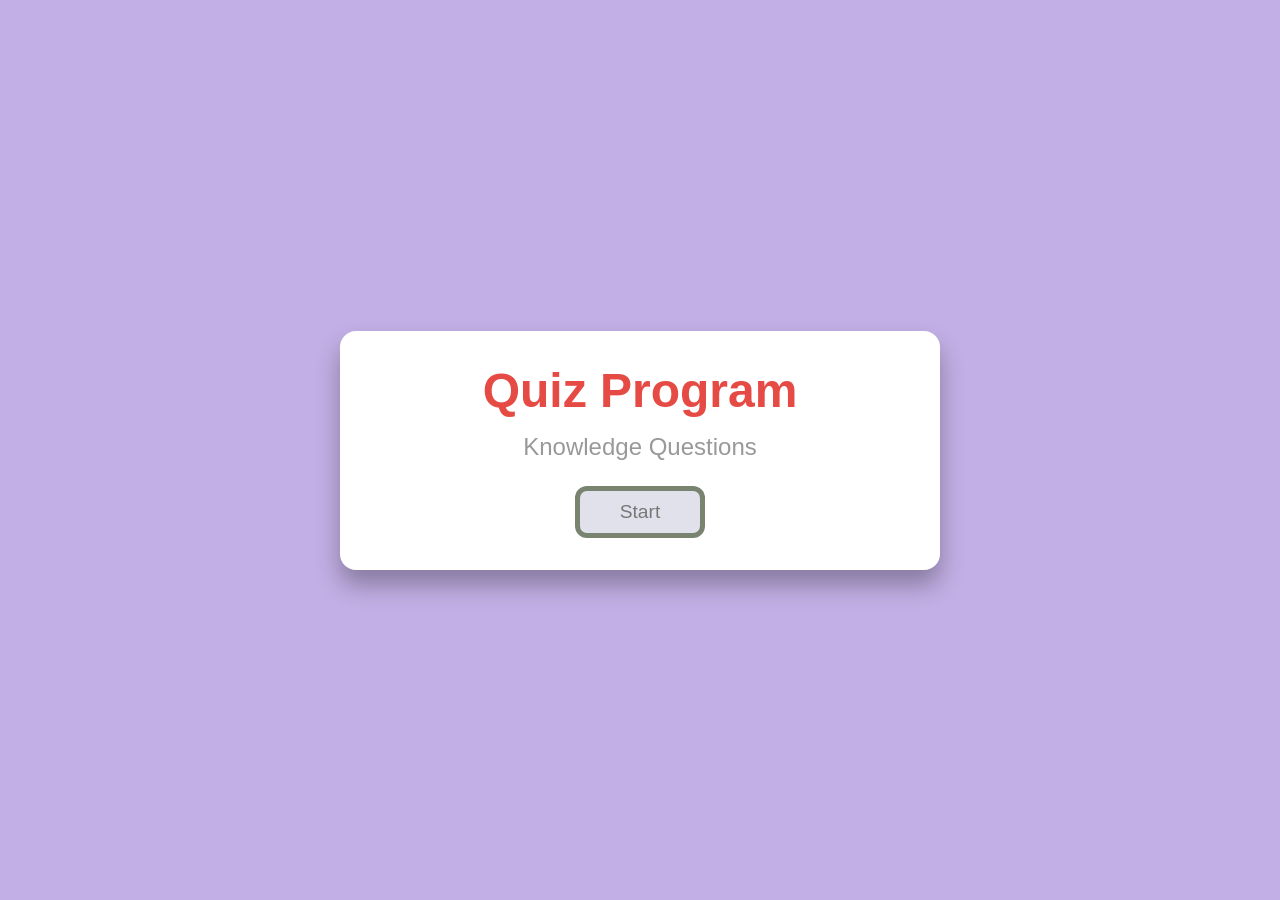
<file: 01-quiz/index.html>
<!DOCTYPE html>
<html lang="en">
<head>
    <meta charset="UTF-8" />
    <meta name="viewport" content="width=device-width, initial-scale=1.0" />
    <title>Quiz</title>
    <link rel="stylesheet" href="style.css" />
</head>
<body>
    <div class="container">
        <div class="screen active" id="start-screen">
            <h1>Quiz Program</h1>
            <p>Knowledge Questions</p>
            <button id="start-btn">Start</button>
        </div>
        <div class="screen" id="quiz-screen">
            <div class="quiz-header">
                <h2 id="question-text">Question</h2>
                <div class="quiz-info">
                    <p>Question <span id="current-question">1</span> of <span id="total-questions">5</span></p>

                    <p>Result: <span id="score">0</span></p>
                </div>
            </div>
           
            <div id="answers-container" class="answers-container">
                <!-- Answer buttons are added later in javascript code -->
                
            </div>
            <div class="progress-bar">
                <div id="progress" class="progress"></div>
            </div>
        </div>

        <div class="screen" id="result-screen">
            <h1>Quiz Outcome</h1>
            <div class="result-info">
                <p>Your score <span id="final-score">0</span> out of <span id="max-score">5</span></p>
                <div id="result-message"> Great Work!</div>
            </div>
            <button id="restart-btn">Restart Test</button>

        </div>

    </div>

    <script src="script.js"></script>

</body>
</html>
</file>
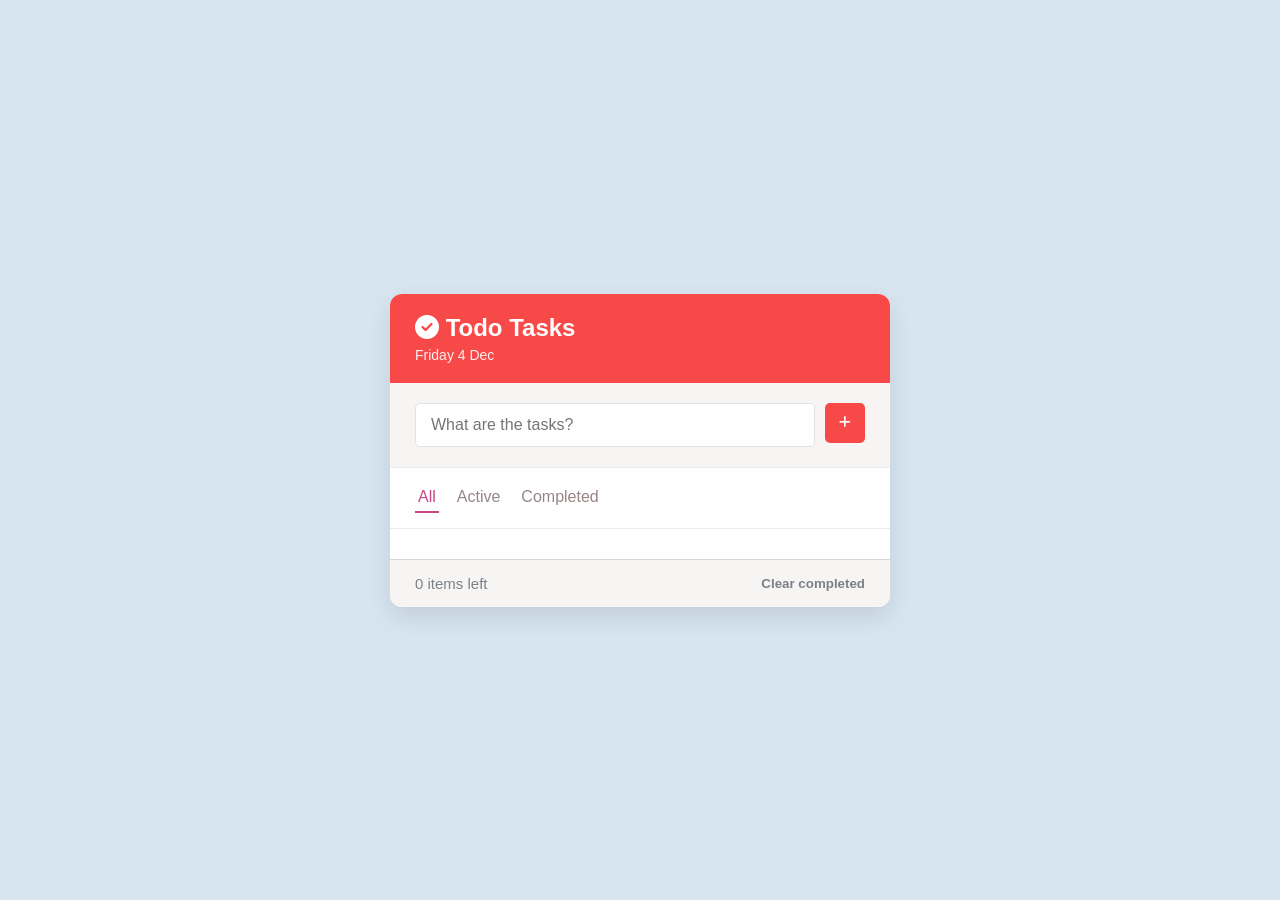
<file: 02-todo-lister-app/index.html>
<!-- 
 error-situation-01: In the absence of checkEmptyState(); => No task yet fas-fa-clipboard-list icon displaying in "all" and "active" column when only wanted in 
 "completed" column on click "clear completed" button
-->
<!DOCTYPE html>
<html lang="en">
<head>
    <meta charset="UTF-8">
    <meta name="viewport" content="width=device-width, initial-scale=1.0">
    <title>Todo Lister App</title>
    <link rel="stylesheet" href="style.css">
    <link 
        rel="stylesheet" 
        href="https://cdnjs.cloudflare.com/ajax/libs/font-awesome/6.7.2/css/all.min.css" 
        integrity="sha512-Evv84Mr4kqVGRNSgIGL/F/aIDqQb7xQ2vcrdIwxfjThSH8CSR7PBEakCr51Ck+w+/U6swU2Im1vVX0SVk9ABhg==" 
        crossorigin="anonymous" 
        referrerpolicy="no-referrer" 
    />
</head>
<body>
    <div class="app">
        <header>
            <h1>
                <i class="fas fa-check-circle"></i>
                Todo Tasks
            </h1>
            <p id="date"></p>
        </header>

        <div class="todo-input">
            <input type="text" id="task-input" placeholder="What are the tasks?" />
            <button id="add-task">
                <i class="fas fa-plus"></i>
            </button>
        </div>

        <div class="filters">
            <span class="filter active" data-filter="all"> All </span>
            <span class="filter" data-filter="active"> Active </span>
            <span class="filter" data-filter="completed"> Completed </span>
        </div>

        <div class="todos-container">
            <ul id="todos-list">
                <!-- below li will be added later by javascript code on user input -->
                <!-- <li class="todo-item">
                    <label class="checkbox-container">
                        <input type="checkbox" class="todo-checkbox">
                        <span class="checkmark"></span>
                    </label>
                    <span class="todo-item-text">Buy groceries</span>
                    <button class="delete-btn"><i class="fas fa-times"></i></button>
                </li> -->
            </ul>
            <div class="empty-state hidden">
                <i class="fas fa-clipboard-list"></i>
                <p>No task yet</p>
            </div>
        </div>

        <footer>
            <p id="items-left">No items left</p>
            <button id="clear-completed">Clear completed</button>
        </footer>

    </div>

    <script src="script.js"></script>
</body>
</html>
</file>
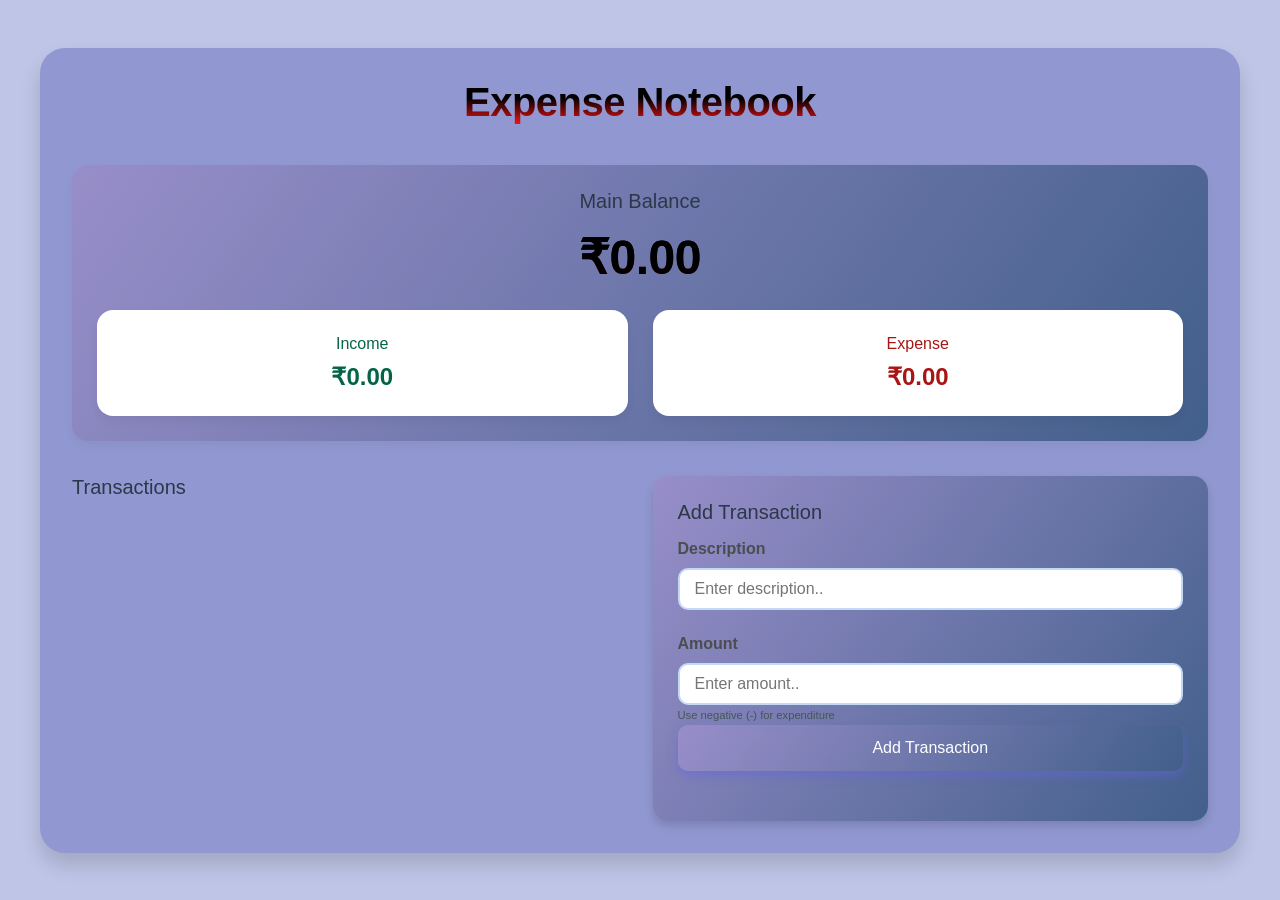
<file: 03-expense-notebook/index.html>
<!DOCTYPE html>
<html lang="en">
<head>
    <meta charset="UTF-8">
    <meta name="viewport" content="width=device-width, initial-scale=1.0">
    <title>Expense Notebook</title>
    <link rel="stylesheet" href="style.css">
</head>
<body>
    <div class="container">
        <h1>Expense Notebook</h1>
        
        <div class="balance-container">
            <h2>Main Balance</h2>
            <h1 id="balance">0.00Rs</h1>

            <div class="summary">
                <div class="income">
                    <h3>Income</h3>
                    <p id="income-amount">0.00Rs</p>
                </div>
                <div class="expense">
                    <h3>Expense</h3>
                    <p id="expense-amount">0.00Rs</p>
                </div>
            </div>
        </div>

        <div class="main-content">
            <div class="transaction-container">
                <h2>Transactions</h2>
                <ul id="transaction-list">
                    <!-- Transactions will appear here -->
                </ul>
            </div>

            <div class="form-container">
                <h2>Add Transaction</h2>

                <form id="transaction-form">
                    <div class="form-group">
                        <label for="description">Description</label>
                        <input type="text" id="description" placeholder="Enter description.." required />
                    </div>

                    <div class="form-group">
                        <label for="amount">Amount</label>
                        <input type="number" id="amount" placeholder="Enter amount.." required />
                        <small>Use negative (-) for expenditure</small>
                    <div>
                    
                    <button type="submit">Add Transaction</button>
                </form>
            </div>
        </div>
    </div>

    <script src="script.js"></script>
</body>
</html>
</file>
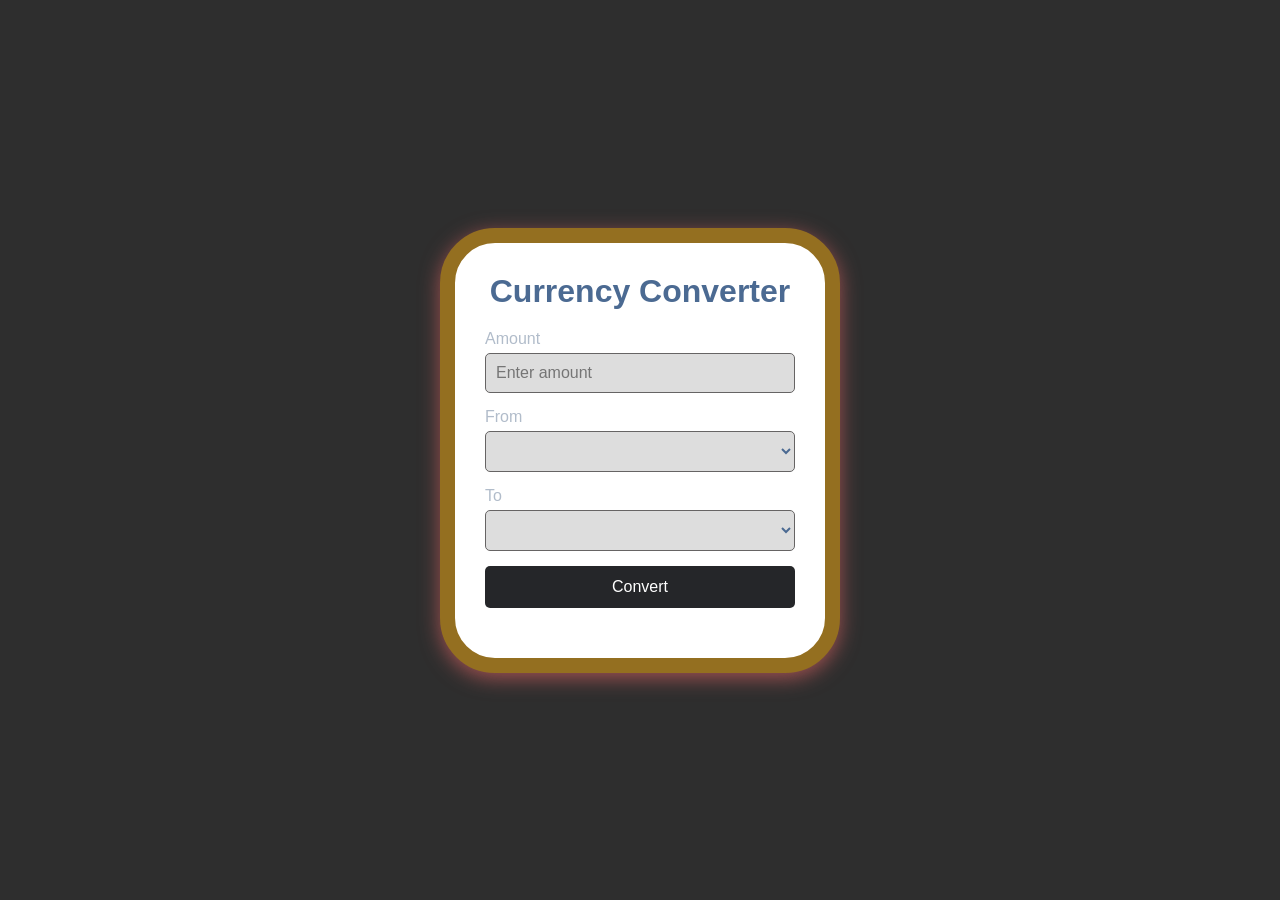
<file: 04-currency-convert-app/index.html>
<!DOCTYPE html>
<html lang="en">
    <head>
        <meta charset="UTF-8">
        <meta name="viewport" content="width=device-width, initial-scale=1.0">
        <title>Currency Converter</title>
        <link rel="stylesheet" href="style.css">
    </head>
    <body>
        <div class="container">
            <h1>Currency Converter</h1>

            <form id="converter-form">
                <div class="form-group">
                    <label for="amount">Amount</label>
                    <input type="number" id="amount" placeholder="Enter amount" required />
                </div>

                <div class="form-group">
                    <label for="from-currency">From</label>
                    <select id="from-currency">
                        <!-- Currency options will be added from api -->
                    </select>
                </div>

                <div class="form-group">
                    <label for="to-currency">To</label>
                    <select id="to-currency">
                        <!-- Currency options will be added from api -->
                    </select>
                </div>

                <button type="submit">Convert</button>
            </form>

            <div id="result"></div>
        </div>

        <script src="script.js"></script>
    </body>
</html>
</file>
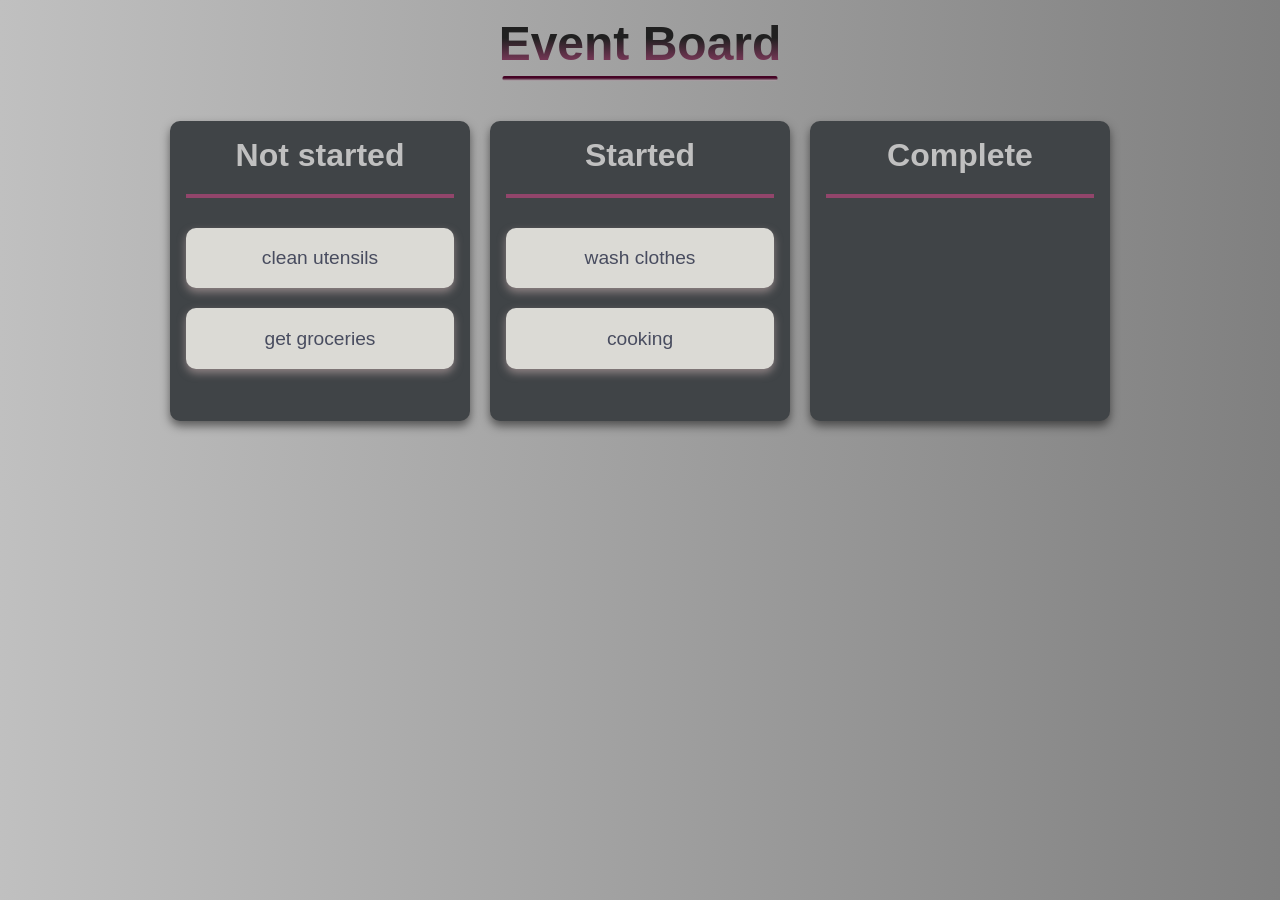
<file: 05-drag-and-drop-event-board/index.html>
<!DOCTYPE html>
<html lang="en">
<head>
    <meta charset="UTF-8">
    <meta name="viewport" content="width=device-width, initial-scale=1.0">
    <title>Event Board</title>
    <link rel="stylesheet" href="style.css">
</head>
<body>
    <div class="container">
        <h1>Event Board</h1>

        <div class="board">
            <!-- List-1 -->
            <div class="list">
                <h2>Not started</h2>
                <h3></h3>
                <div class="card" draggable="true" id="card1">clean utensils</div>
                <div class="card" draggable="true" id="card2">get groceries</div>
            </div>

            <!-- List-2 -->
            <div class="list">
                <h2>Started</h2>
                <h3></h3>
                <div class="card" draggable="true" id="card3">wash clothes</div>
                <div class="card" draggable="true" id="card4">cooking</div>
            </div>

            <!-- List-3 -->
            <div class="list">
                <h2>Complete</h2>
                <h3></h3>
            </div>
        </div>
    </div>

    <script src="script.js"></script>
</body>
</html>
</file>
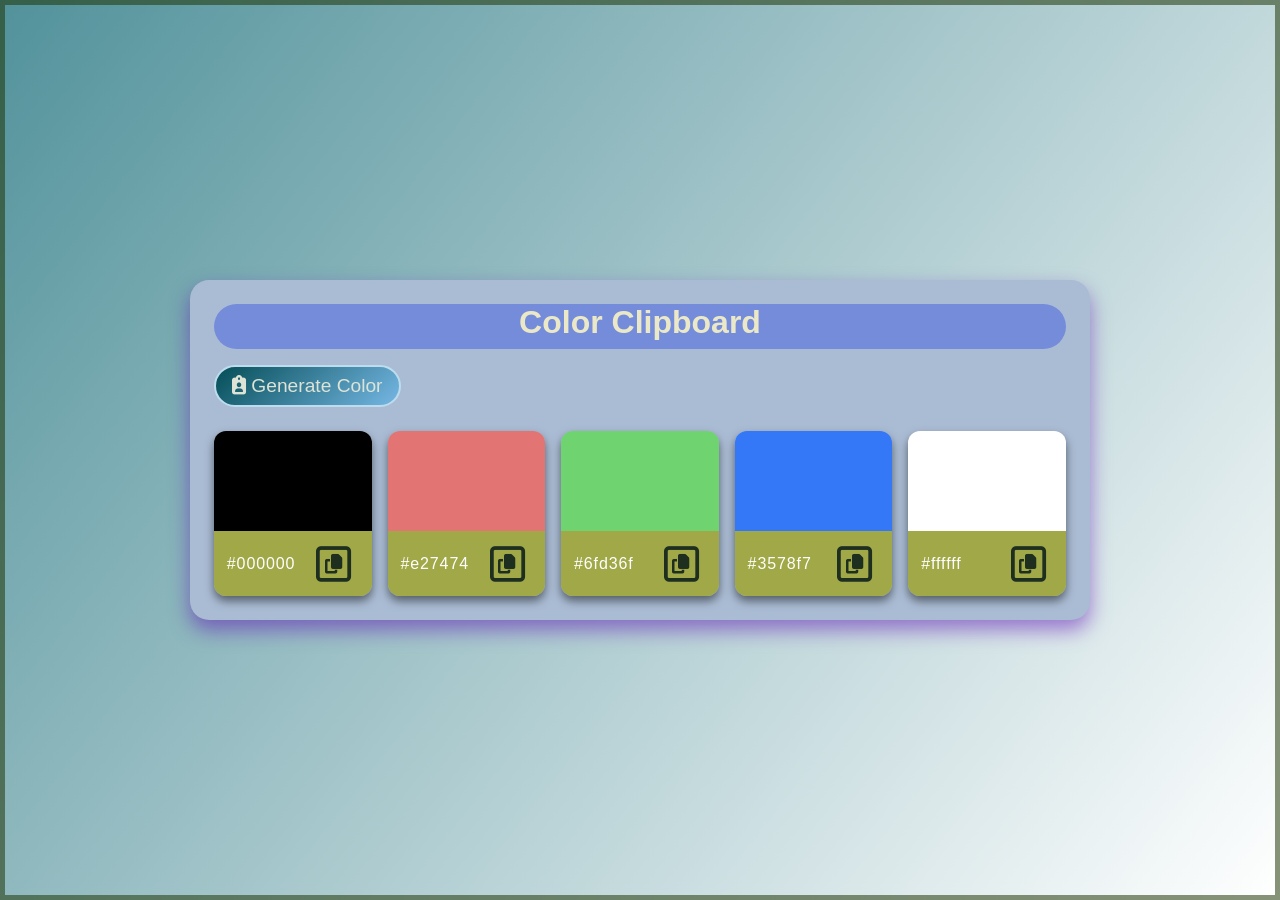
<file: 07-copy-color-clipboard/index.html>
<!DOCTYPE html>
<html lang="en">
<head>
    <meta charset="UTF-8">
    <meta name="viewport" content="width=device-width, initial-scale=1.0">
    <title>Color Clipboard</title>
    <link rel="stylesheet" href="style.css">
    <link 
        rel="stylesheet" 
        href="https://cdnjs.cloudflare.com/ajax/libs/font-awesome/6.7.2/css/all.min.css" 
        integrity="sha512-Evv84Mr4kqVGRNSgIGL/F/aIDqQb7xQ2vcrdIwxfjThSH8CSR7PBEakCr51Ck+w+/U6swU2Im1vVX0SVk9ABhg==" 
        crossorigin="anonymous" 
        referrerpolicy="no-referrer" 
    />

</head>
<body>
    <div class="container">
        <div id="h1-plate"><h1>Color Clipboard</h1></div>

        <button id="generate-btn">
            <i class="fas fa-clipboard-user"></i>
            Generate Color
        </button>

        <div class="color-container">
            <!-- Color Square 1  -->
            <div class="color-square">
                <div class="color" style="background-color: #000000"></div>
                <div class="color-value">
                    <span class="hex-value">#000000</span>
                    <span class="fa-stack fa-lg copy-btn">
                        <i class="far fa-square fa-stack-2x"></i>
                        <i class="fas fa-copy fa-stack-1x"></i>
                    </span>
                </div>
            </div>

            <!-- Color Square 2  -->
            <div class="color-square">
                <div class="color" style="background-color: #e27474"></div>
                <div class="color-value">
                    <span class="hex-value">#e27474</span>
                    <span class="fa-stack fa-lg copy-btn">
                        <i class="far fa-square fa-stack-2x"></i>
                        <i class="fas fa-copy fa-stack-1x"></i>
                    </span>
                </div>
            </div>

             <!-- Color Square 3  -->
            <div class="color-square">
                <div class="color" style="background-color: #6fd36f"></div>
                <div class="color-value">
                    <span class="hex-value">#6fd36f</span>
                    <span class="fa-stack fa-lg copy-btn">
                        <i class="far fa-square fa-stack-2x"></i>
                        <i class="fas fa-copy fa-stack-1x"></i>
                    </span>
                </div>
            </div>

             <!-- Color Square 4  -->
            <div class="color-square">
                <div class="color" style="background-color: #3578f7"></div>
                <div class="color-value">
                    <span class="hex-value">#3578f7</span>
                    <span class="fa-stack fa-lg copy-btn">
                        <i class="far fa-square fa-stack-2x"></i>
                        <i class="fas fa-copy fa-stack-1x"></i>
                    </span>
                </div>
            </div>

             <!-- Color Square 5  -->
            <div class="color-square">
                <div class="color" style="background-color: #ffffff"></div>
                <div class="color-value">
                    <span class="hex-value">#ffffff</span>
                    <span class="fa-stack fa-lg copy-btn">
                        <i class="far fa-square fa-stack-2x"></i>
                        <i class="fas fa-copy fa-stack-1x"></i>
                    </span>
                </div>
            </div>
        </div>
    </div>

    <script src="script.js"></script>
</body>
</html>
</file>
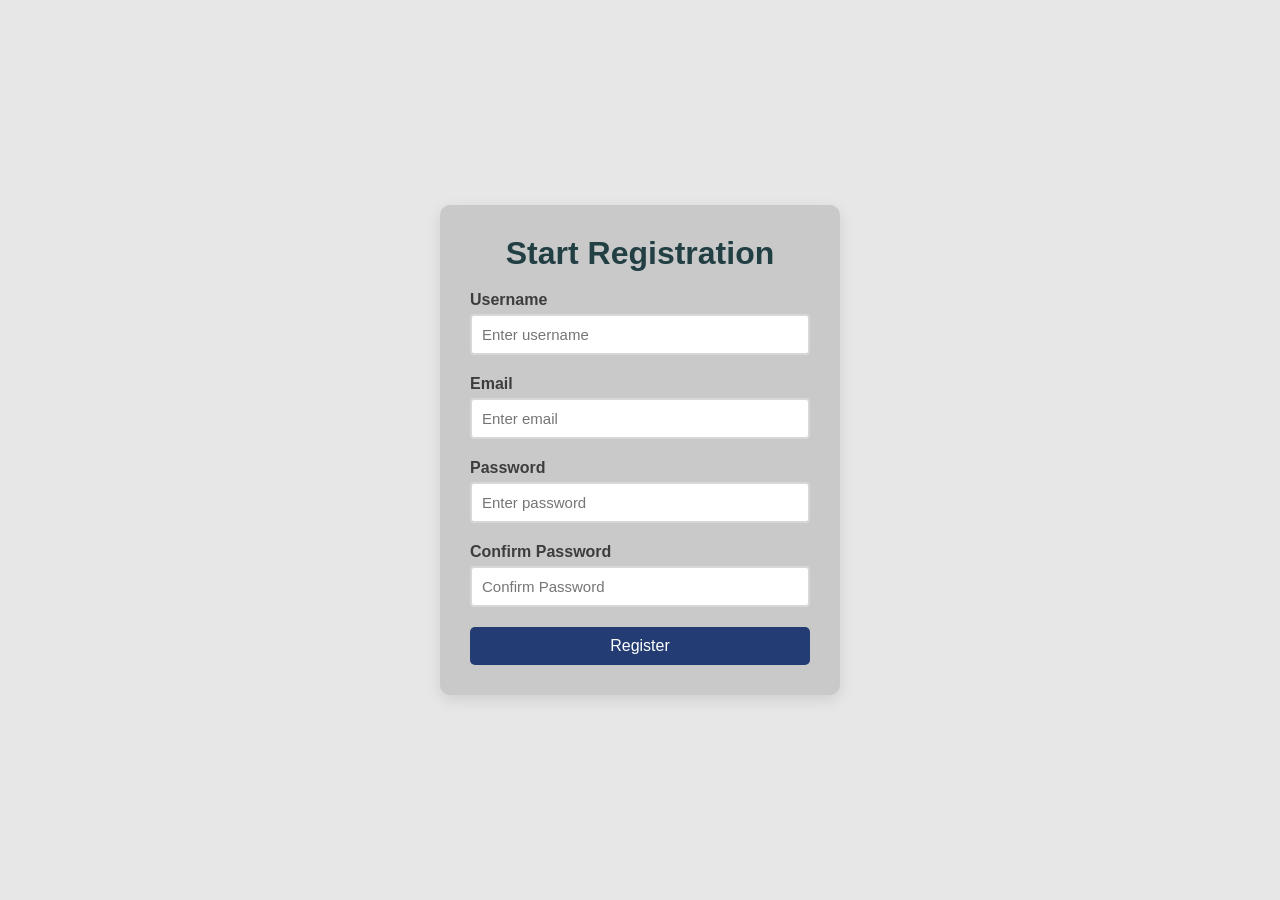
<file: 10-user-login-validator/index.html>
<!DOCTYPE html>
<html lang="en">
    <head>
        <meta charset="UTF-8">
        <meta name="viewport" content="width=device-width, initial-scale=1.0">
        <title>User Login Validator</title>
        <link rel="stylesheet" href="style.css">
    </head>
    <body>
        <div class="container">
            <form id="registration-form">
                <h1>Start Registration</h1>

                <!-- username -->
                <div class="form-group">
                    <label for="username">Username</label>
                    <input type="text" id="username" placeholder="Enter username" />
                    <small></small>
                </div>

                <!-- email -->
                <div class="form-group">
                    <label for="email">Email</label>
                    <input type="email" id="email" placeholder="Enter email" />
                    <small></small>
                </div>

                <!-- password -->
                <div class="form-group">
                    <label for="username">Password</label>
                    <input type="password" id="password" placeholder="Enter password" />
                    <small></small>
                </div>

                <!-- confirm password -->
                <div class="form-group">
                    <label for="confirmPassword">Confirm Password</label>
                    <input type="password" id="confirmPassword" placeholder="Confirm Password" />
                    <small></small>
                </div>

                <!-- submit button -->
                <button type="submit">Register</button>
            </form>
        </div>

        <script src="script.js"></script>
        
    </body>
</html>
</file>
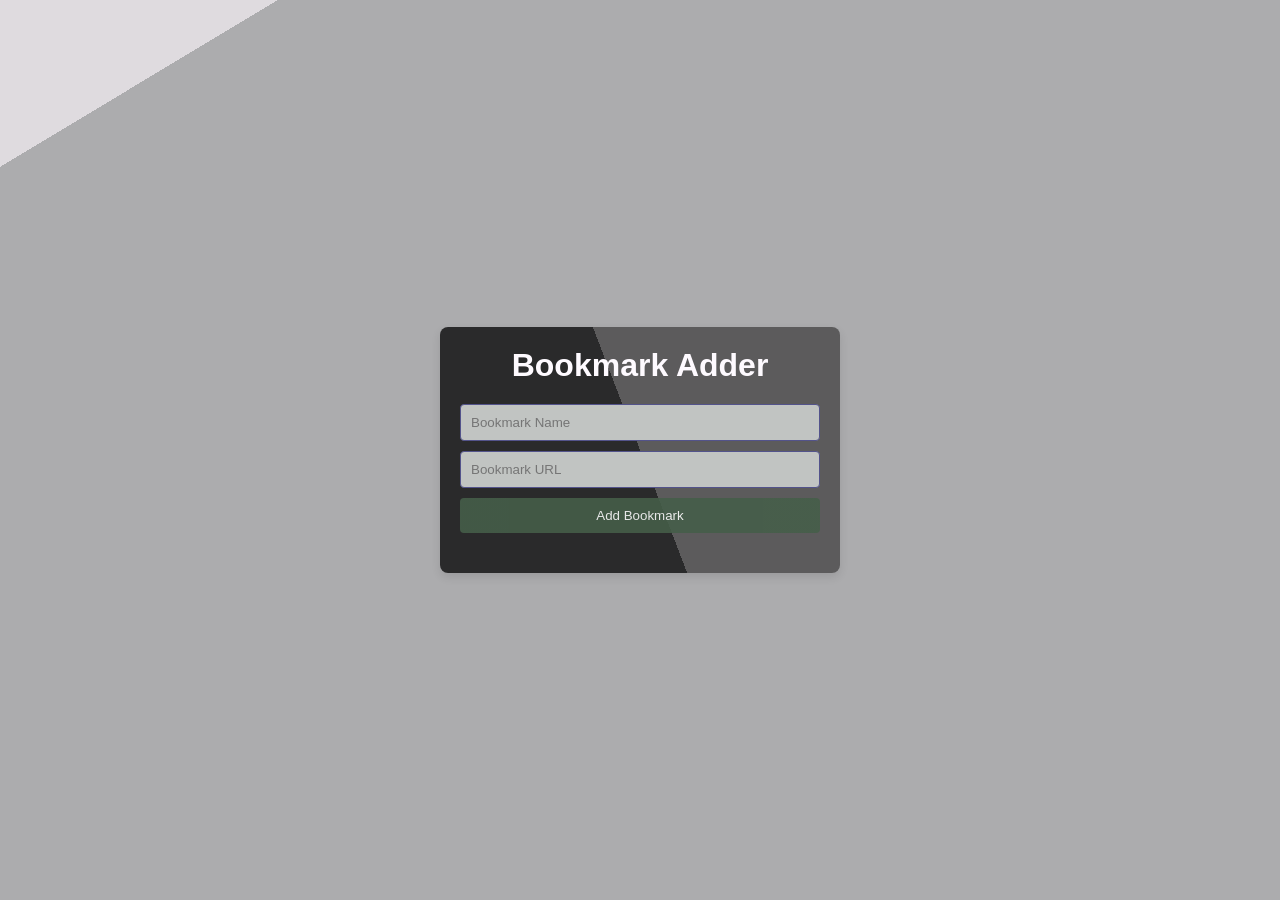
<file: 13-bookmark-adder/index.html>
<!DOCTYPE html>
<html lang="en">
    <head>
        <meta charset="UTF-8">
        <meta name="viewport" content="width=device-width, initial-scale=1.0">
        <title>Bookmark Adder</title>
        <link rel="stylesheet" href="style.css">
    </head>
    <body>
        <div class="app-container">
            <h1>Bookmark Adder</h1>
            <div class="input-container">
                <input type="text" id="bookmark-name" placeholder="Bookmark Name" />
                <input type="url" id="bookmark-url" placeholder="Bookmark URL" />
                <button id="add-bookmark">Add Bookmark</button>
            </div>

            <ul id="bookmark-list"></ul>
        </div>

        <script src="script.js"></script>
    </body>
</html>
</file>
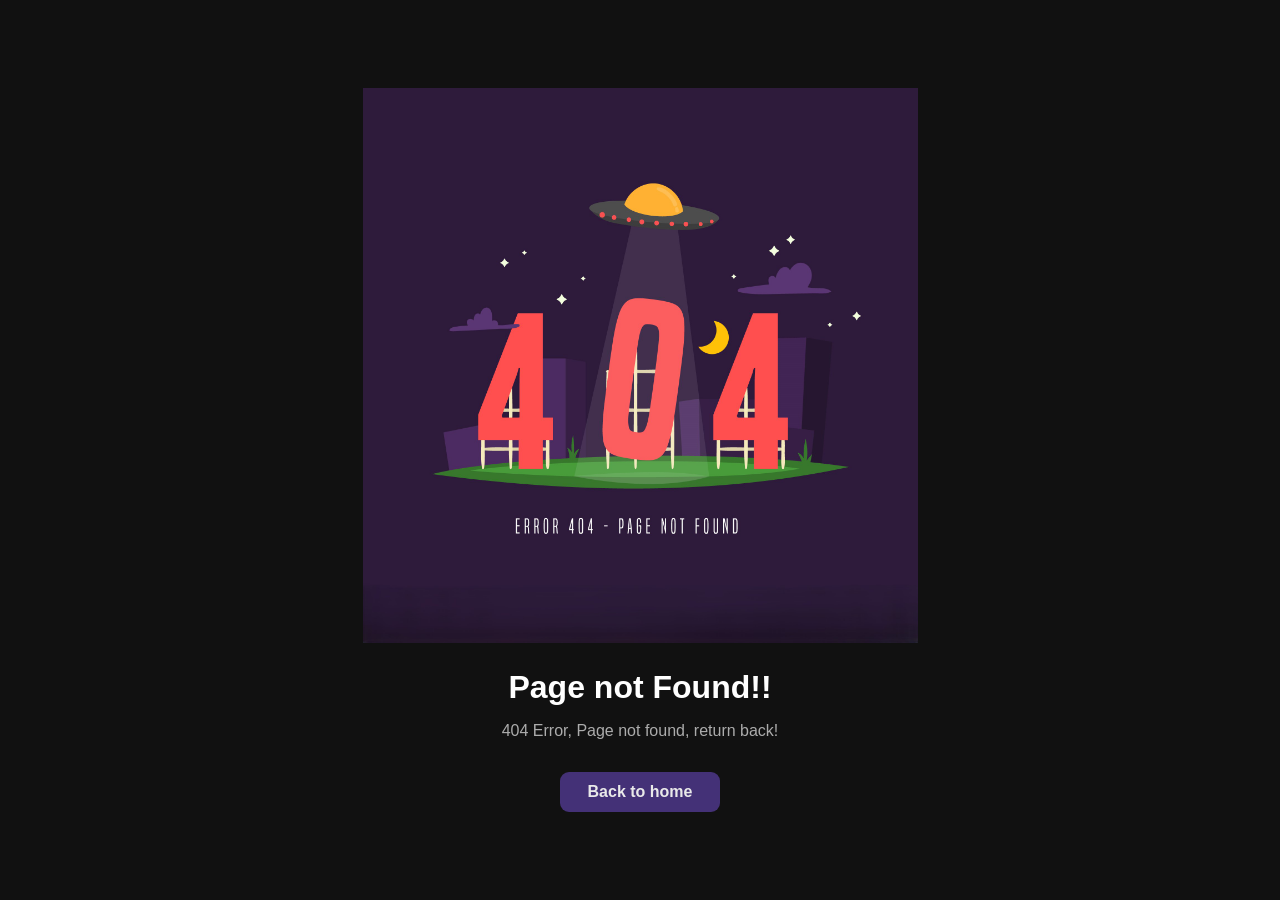
<file: 14-error-page/index.html>
<!DOCTYPE html>
<html lang="en">
<head>
    <meta charset="UTF-8">
    <meta name="viewport" content="width=device-width, initial-scale=1.0">
    <title>Error Page</title>
    <link rel="stylesheet" href="style.css">
</head>
<body>
    <img src="error02.jpg" alt="404 Error" />
    <h1>Page not Found!!</h1>
    <p> 404 Error, Page not found, return back! </p>
    <a href="#">Back to home</a>
</body>
</html>
</file>
<file: 01-quiz/style.css>
/* Default for all */
*{
    margin: 0;
    padding: 0;
    box-sizing: border-box;
}

body
{
    background: #c2afe5;
    display: flex;
    justify-content: center;
    align-items: center;
    min-height: 100vh;
    padding: 1rem;
    font-family: sans-serif;
}

.container
{
    background-color: white;
    border-radius: 1rem;
    box-shadow: 0 15px 25px rgba(1, 1, 1, 0.3);
    width: 100%;
    max-width: 600px;
    overflow: hidden;
    position: relative;
}

/* Various Screens */
.screen {
    display: none;
    padding: 2rem;
    text-align: center;
}

.screen.active {
    display: block;
}

/* Start -> First Screen */

 #start-screen h1 {
    color: #e54b44;
    margin-bottom: 15px;
    font-size: 3rem;
 }

 #start-screen p {
    color: #999;
    margin-bottom: 25px;
    font-size: 1.5rem;
 }

#start-btn {
    background-color: #e1e1eb;
    color: #777;
    font-size: 1.2rem;
    border: 5px solid #1d330387;
    border-radius: 12px;
    padding: 10px 40px 10px 40px;
    cursor: pointer;
    text-align: left;
    transition: all 0.45s ease;
}

#start-btn:hover
{
    background-color: grey;
    color: #d9dce6;
    border-color: #e7a90a;
}

.quiz-header
{
    margin-bottom: 1rem;
}

#question-text {
    color: #444;
    font-size: 1.5rem;
    margin-bottom: 1rem;
    line-height: 1.4;
}

.quiz-info {
    display: flex;
    justify-content: space-between;
    color: #555;
    margin-bottom: 10px;
}

/* .answers-container 
{
    display: flex;
    flex-direction: column;
    gap: 10px;
    margin-bottom: 25px;
} */

.answer-btn {
    background-color: #d5d2f3;
    color: #777;
    font-size: 1rem;
    border: 5px solid #385c8687;
    border-radius: 20px;
    width: 80%;
    height: 70px;
    padding: 1rem;
    margin-bottom: 15px;
    cursor: pointer;
    text-align: center;
    transition: all 0.45s ease;
}

.answer-btn:hover 
{
    background-color: #251621;
    border-color: #e7a90a;
}

.answer-btn.correct{
    background-color: #6ad796;
    border-color: #4f7c05;
    color: #141e10
}

.answer-btn.incorrect{
    background-color: #e2bbe6;
    border-color: rgb(255, 0, 0);
    color: rgb(0, 0, 0)
}

#e-div
{
    background-color: #ececec;
    color: #9c9c9c;
    border: 2px solid rgb(187, 187, 187);
    border-radius: 5px;
    font-size: 0.75rem;
    font-weight: 600;
    margin: auto 88%;
    padding: 1px;
    width: 15%;
    height: 1.2rem;
}

.div-btn {
    display: none;
}

.div-btn.active {
    display: block;
}

.progress-bar{
    height: 12px;
    background-color: #e9e0e9;
    border-radius: 7px;
    overflow: hidden;
    margin-top: 18px;
}

.progress {
    height: 100%;
    background-color: #e478be;
    width: 0%;
    transition: width 0.2s ease;
}

/* Result -> Final Screen */

#result-screen h1 {
    color: #e54b44;
    margin-bottom: 40px;
}

.result-info {
    background-color: #e7e0f5;
    border-radius: 12px;
    padding: 18px;
    margin-bottom: 28px;
}

.result-info p {
    font-size: 1.5rem;
    color: #555;
    margin-bottom: 1rem;
}

#result-message {
    font-size: 1.6rem;
    font-weight: 500;
    color: #e78e83;
}

#restart-btn {
    background-color: #e1e1eb;
    color: #777;
    font-size: 1.2rem;
    border: 5px solid #1d330387;
    border-radius: 12px;
    padding: 10px 40px 10px 40px;
    cursor: pointer;
    text-align: left;
    transition: all 0.45s ease;
}

#restart-btn:hover
{
    background-color: grey;
    color: #d9dce6;
    border-color: #e7a90a;
}

@media (max-width: 500px) {
    /* 500px and less, apply the following styles */

    .screen {
        padding: 1rem;
    }

    #start-screen h1{
        font-size: 2.5rem;
    }

    #question-text {
        font-size: 1.2rem;
    }

    .answer-btn {
        padding: 10px;
    }

    button {
        padding: 10px 20px;
        font-size: 1rem;
    }
}
</file>
<file: 02-todo-lister-app/style.css>
*{
    margin: 0;
    padding: 0;
    box-sizing: border-box;
}

body {
    font-family: Arial;
    background-color: #d7e5f1;
    min-height: 100vh;
    display: flex;
    justify-content: center;
    align-items: center;
    padding: 21px;
    color: #212529;
}

.app {
    width: 100%;
    max-width: 500px;
    background-color: #fff;
    border-radius: 12px;
    overflow: hidden;
    box-shadow: 0 10px 25px rgba(0, 0, 0, 0.1);
}

header {
    background-color: #f84949;
    color: white;
    padding: 20px 25px;
}

header h1 {
    font-size: 24px;
    margin-bottom: 5px;
    font-weight: 600;
}

header p {
    font-size: 14px;
    opacity: 0.9;
}

.todo-input {
    padding: 20px 25px;
    display: flex;
    gap: 10px;
    background-color: #f8f4f4;
    border-bottom: 1px solid #e9ecef;
}

.todo-input input {
    flex: 1;
    padding: 12px 15px;
    border: 1px solid #dfe3e7;
    font-size: 1rem; 
    transition: all 0.2s;
    border-radius: 5px;
}

.todo-input input:focus {
    outline:none;
    border-color: #30313a;
    box-shadow: 0 0 0 3px rgba(119, 73, 248, 0.15);
}

.todo-input button {
    background-color: #f84949;
    color: white;
    width: 40px;
    height: 40px;
    border: none;
    border-radius: 5px;
    cursor: pointer;
    transition: all 0.2s;
}

.todo-input button:hover {
    background-color: #fa7575;
}

.filters {
    display: flex;
    gap: 15px;
    border-bottom: 1px solid #e9ecee;
    padding: 15px 25px;
}

.filter {
    padding: 5px 3px;
    cursor: pointer;
    color: #968686;
    border-bottom: 2px solid transparent;
    transition: all 0.2s;
}

.filter:hover {
    color: #ce6f9e;
}

.filter.active {
    color: #c94687;
    border-bottom: 2px solid #c94687;
    font-weight: 500;
}

.todos-container {
    padding: 15px 0;
    max-height: 300px;
    overflow-y: auto;
}

#todos-list {
    list-style-type: none;
}

/* ------------- below code will take effect after js code is written -------------- */

.todo-item {
    padding: 12px 15px;
    display: flex;
    align-items: center;
    transition: background-color 0.2s;
}

.todo-item:hover {
    background-color: #f1f2f3;
}

.checkbox-container {
    margin-right: 15px;
}

.todo-checkbox {
    opacity: 0;
    position: absolute;
}

.checkmark {
    display: inline-block;
    width: 20px;
    height: 20px;
    border: 2px solid #d0d3d6;
    border-radius: 4px;
    position: relative;
    cursor: pointer;
    transition: all 0.2s;
}

.todo-checkbox:checked + .checkmark {
    background-color: #307423;
    border-color: #8dbb95;
}

.todo-checkbox:checked + .checkmark::after {
    content: "";
    position: absolute;
    left: 6px;
    top: 2px;
    width: 5px;
    height: 10px;
    border: solid white;
    border-width: 0 2px 2px 0;
    transform: rotate(45deg);
}

.todo-item-text {
    flex: 1;
    font-size: 1rem;
    transition: all 0.2s;
}

.todo-item.completed .todo-item-text {
    text-decoration: line-through;
    color: #798086;
}

/* --------------------------------- End ----------------------------------- */

.delete-btn {
    background: none;
    border: none;
    color: #484c50;
    cursor: pointer;
    font-size: 15px;
    opacity: 0;
    transition: all 0.2s;
}

.todo-item:hover .delete-btn {
    opacity: 1;
}

.delete-btn:hover {
    color: #fa5252;
}

.empty-state {
    display: flex;
    flex-direction: column;
    align-items: center;
    justify-content: center;
    padding: 40px 0;
    color: #63696e;
}

.empty-state i {
    font-size: 40px;
    margin-bottom: 10px;
    opacity: 0.7;
}

.hidden {
    display: none;
}

footer {
    display: flex;
    justify-content: space-between;
    align-items: center;
    padding: 15px 25px;
    border-top: 1px solid #d4d6d8;
    background-color: #f7f4f4;
    font-size: 15px;
}

#items-left {
    color: #7a8188;
}

#clear-completed {
    background: none;
    border: none;
    color: #7a8188;
    font-weight: 600;
    cursor: pointer;
    transition: all 0.2s;
}

#clear-completed:hover {
    color: #055c29;
}
</file>
<file: 03-expense-notebook/style.css>
* {
    padding: 0;
    margin: 0;
    box-sizing: border-box;
}

body {
    background-color: #bec5e6;
    min-height: 100vh;
    font-family: Arial;
    display: flex;
    justify-content: center;
    align-items: center;
    padding: 20px;
    color: #2d3436;
}

.container {
    width: 100%;
    max-width: 1200px;
    background-color: #9198d1;
    padding: 2rem;
    border-radius: 25px;
    box-shadow: 0 12px 20px rgba(0, 0, 0, 0.15);
}

.container:hover {
    background: linear-gradient(125deg, rgb(152, 142, 201), rgb(66, 95, 139));
}

h1 {
  text-align: center;
  color: transparent;
  background: linear-gradient(180deg, black 40%, #fa1313);
  background-clip: text;
  margin-bottom: 40px;
  font-size: 2.5rem;
  font-weight: 600;
  letter-spacing: -0.5px;
}

h2 {
    color: #2d3748;
    margin-bottom: 1rem;
    font-size: 1.25rem;
    font-weight: 500;
}

.balance-container {
    text-align: center;
    margin-bottom: 35px;
    padding: 25px;
    background: linear-gradient(125deg, rgb(152, 142, 201), rgb(66, 95, 139));
    border-radius: 1rem;
    box-shadow: 0 5px 10px rgba(0, 0, 0, 0.05);
}

.balance-container:hover {
    background: linear-gradient(235deg, rgb(152, 142, 201), rgb(66, 95, 139));
}

.balance-container h1 {
    color: black;
    font-size: 3rem;
    margin: 15px 0;
}

.summary {
    display: grid;
    grid-template-columns: 1fr 1fr;
    gap: 25px;
    margin-top: 25px;
}

.main-content {
    display: grid;
    grid-template-columns: 1fr 1fr;
    gap: 25px;
}

.income, .expense {
    background-color: white;
    padding: 25px;
    border-radius: 1rem;
    box-shadow: 0 5px 10px rgba(0, 0, 0, 0.05);
    transition: transform 0.2s ease;
}

.income:hover, .expense:hover {
    transform: translateY(-4px);
}

.income h3 {
    color: #066446;
    font-size: 1rem;
    font-weight: 500;
}

.expense h3 {
    color: #a81515;
    font-size: 1rem;
    font-weight: 500;
}

.income p, .expense p {
    margin-top: 10px;
    font-size: 1.5rem;
    font-weight: 600;
}

.income p {
    color: #066446;
}

.expense p {
    color: #a81515;
}

.transaction-container {
    height: 100%;
    display: flex;
    flex-direction: column;
}

#transaction-list {
    list-style: none;
    max-height: 500px;
    overflow-y: auto;
    padding-right: 10px;
    flex-grow: 1;
}

#transaction-list::-webkit-scrollbar {
    width: 8px;
}

#transaction-list::-webkit-scrollbar-track {
    /* track means bg of scrollbar */
    background-color: #eee4e4;
    border-radius: 5px;
}

#transaction-list::-webkit-scrollbar-thumb {
    /* thumb means scrollbar drag icon */
    background-color: #a5b0bb;
    border-radius: 5px;
}

#transaction-list::-webkit-scrollbar-thumb:hover {
    background-color: #575c64;
}

.transaction {
    display: flex;
    justify-content: space-between;
    align-items: center;
    padding: 1rem 1.5rem;
    margin-bottom: 10px;
    border-radius: 10px;
    background-color: #bec5e6;
    box-shadow: 0 4px 8px rgba(0, 0, 0, 0.05);
    transition: all 0.2s ease;
    border-right: 5px solid;
    animation: slideIn 3s ease;
}

@keyframes slideIn {
    from {
        opacity: 0.8;
        transform: translateX(-10px);
    }

    to {
        opacity: 1;
        transform: translateX(0px);
    }
}

.transaction:hover {
    transform: translateX(4px);
    box-shadow: 0 5px 10px rgba(0, 0, 0, 0.1);
}

.transaction.income {
    border-right-color: #066446;
}

.transaction.expense {
    border-right-color: #a81515;
}

.transaction .delete-btn {
    background: none;
    border: none;
    color: #a81515;
    cursor: pointer;
    font-size: 1.5rem;
    opacity: 0;
    transition: all 0.3s ease;
    padding: 5px 10px;
    border-radius: 4px;
    margin-left: 10px;
}

.transaction:hover .delete-btn {
    opacity: 1;
}

.transaction .delete-btn:hover {
    background-color: #e2dada;
    transform: scale(1.1);
}

.form-container {
    background: linear-gradient(125deg, rgb(152, 142, 201), rgb(66, 95, 139));
    padding: 25px;
    border-radius: 15px;
    box-shadow: 0 5px 10px rgba(0, 0, 0, 0.15);
    height: 100%;
    display: flex;
    flex-direction: column;
}

.form-container form {
    height: 100%;
    display: flex;
    flex-direction: column;
}

.form-group {
    margin-bottom: 25px;
}

label {
    display: block;
    margin-bottom: 10px;
    color: #4b4d50;
    font-weight: 550;
}

input {
    width: 100%;
    padding: 10px 15px;
    border: 2px solid #c4d9f5;
    border-radius: 10px;
    font-size: 1rem;  
    transition: all 0.3s ease;
    background-color: white;
}

input:focus {
    outline: none;
    border-color: #1b62ce;
    box-shadow: 0 0 0 3px rgba(102, 126, 234, 0.1);
}

input:hover {
    border-color: #cbd5e0;
}

small {
    color: #435658;
    font-size: 0.7rem;
    margin-top: 4px;
    margin-bottom: 4px;
    display: block;
}

button[type="submit"] {
    width: 100%;
    padding: 14px;
    background: linear-gradient(125deg, rgb(152, 142, 201), rgb(66, 95, 139));
    color: white;
    border: none;
    border-radius: 10px;
    cursor: pointer;
    font-size: 1rem;
    font-weight: 500;
    transition: all 0.3s ease;
    box-shadow: 0 5px 10px rgba(99, 101, 221, 0.5);
    margin-top: auto;
}

button[type="submit"]:hover {
    transform: translateY(-2px);
    box-shadow: 0 5px 15px rgba(213, 224, 231, 0.3);
}

button[type="submit"]:active {
    transform: translateY(0);
}

@media (max-width: 800px) {
    .main-content {
        grid-template-columns: 1fr;
    }
  
    #transaction-list {
        max-height: 330px;
    }
}

@media (max-width: 600px) {
    .container {
        padding: 20px;
    }

    .summary {
        grid-template-columns: 1fr;
        gap: 10px;
    }

    .balance-container h1 {
        font-size: 2.6rem;
    }

    .income p, .expense p {
        font-size: 1.3rem;
    }
}
</file>
<file: 04-currency-convert-app/style.css>
* {
    margin: 0;
    padding: 0;
    box-sizing: border-box;
}

:root {
    --bg-1: #2e2e2e; 
    --bg-2: white;
    --bg-input: rgb(221, 221, 221);
    --text-1: #4b6a92;
    --text-2: #b1bcca;
    --border-color: #666464;
    --hover: #35373d;
}

body {
    background-color: var(--bg-1);
    display: flex;
    justify-content: center;
    align-items: center;
    min-height: 100vh;
    padding: 20px;
    font-family: "Arial";
}

.container {
    width: 100%;
    max-width: 400px;
    background-color: var(--bg-2);
    padding: 30px;
    border: 15px solid rgb(148, 111, 32);
    border-radius: 55px;
    box-shadow: 0 5px 20px rgba(189, 90, 90, 0.8);
}

h1 {
    text-align: center;
    color: var(--text-1);
    margin-bottom: 20px;
}

.form-group {
    margin-bottom: 15px;
}

label {
    display: block;
    margin-bottom: 5px;
    color: var(--text-2);
}

input,
select {
    width: 100%;
    padding: 10px;
    background-color: var(--bg-input);
    border: 1px solid var(--border-color);
    border-radius: 5px;
    font-size: 1rem;
    color: var(--text-primary);
}

input:focus,
select {
    width: 100%;
    padding: 10px;
    background-color: var(--bg-input);
    border: 1px solid var(--border-color);
    border-radius: 5px;
    font-size: 1rem;
    color: var(--text-1);
}

input:focus,
select:focus {
    outline: none;
    border-color: #b346ce;
    box-shadow: 0 0 0 2px rgba(60, 130, 250, 0.2);
}

button {
    width: 100%;
    padding: 12px;
    background-color: #252629;
    color: #fff;
    border: none;
    border-radius: 5px;
    font-size: 1rem;
    cursor: pointer;
    transition: all 0.3s ease;
}

button:hover {
    background-color: var(--hover);
    transform: translateY(-2px);
}

#result {
    margin-top: 20px;
    text-align: center;
    font-size: 1.2rem;
    color: var(--text-1);
}
</file>
<file: 05-drag-and-drop-event-board/style.css>
*{
    padding: 0;
    margin: 0;
    box-sizing: border-box;
}

body {
    font-family: Arial;
    background: linear-gradient(90deg, silver, gray);
    display: flex;
    justify-content: center;
    min-height: 100;
}

.container {
    text-align: center;
    width: 100%;
    padding: 1rem;
}

h1 {
    background: linear-gradient(180deg, #202020 40%, #9e4270);
    background-clip: text;
    color: transparent;
    margin-bottom: 20px;
    font-size: 3rem;
    position: relative;
}

h1::after {
    content: "";
    position: absolute;
    width: 275px;
    height: 5px;
    background: linear-gradient(180deg, #460425 40%, rgb(184, 184, 184));
    bottom: -10px;
    left: 50%;
    transform: translateX(-50%);
    border-radius: 2px;
}

.board {
    display: flex;
    justify-content: center;
    align-items: flex-start;
    width: 100%;
    max-width: 1200px;
    margin: 50px auto;
    gap: 20px;
}

.list {
    background: #404447;
    padding: 1rem;
    border-radius: 10px;
    width: 25%;
    min-height: 300px;
    box-shadow: 0 5px 10px rgba(0, 0, 0, 0.5)
}

.list h2 {
    color: silver;
    margin-bottom: 20px;
    font-size: 2rem;
}

h3 {
    border: 2px solid #92456b;
    margin-bottom: 30px;
    width: 100%;
    justify-self: center;
}

.card {
    background-color: rgb(219, 218, 213);
    color:#484c5f;
    padding: 1.2rem;
    font-size: 1.2rem;
    margin-bottom: 20px;
    border-radius: 10px;
    cursor: pointer;
    box-shadow: 0 4px 8px rgba(221, 194, 194, 0.5);
    transition: transform 0.5s;
}

.card:active {
    transform: scale(1.04);
    box-shadow: 0 5px 20px rgb(34, 34, 34);
}

.list:hover {
    background: linear-gradient(180deg, silver, gray);
}

.list:hover h2 {
    color: #313131;
}

@media (max-width: 700px) {
    .board {
        flex-direction: column;
        align-items: center;
    }

    .list {
        width: 75%;
        margin-bottom: 15px;
    }
}
</file>
<file: 07-copy-color-clipboard/style.css>
*{
    margin: 0;
    padding: 0;
    box-sizing: border-box;
    font-family: Arial, sans-serif;
}

body {
    background: linear-gradient(128deg, rgb(82, 146, 155), white);
    min-height: 100vh;
    display: flex;
    align-items: center;
    justify-content: center;
    border: 5px solid #1d330387;
    padding: 15px;
}

.container {
    background: rgb(170, 188, 212);
    border-radius: 1.2rem;
    padding: 1.5rem;
    width: 100%;
    max-width: 900px;
    box-shadow: 0 10px 20px rgba(90, 10, 180, 0.5);
}

h1 {
    text-align: center;
    margin-bottom: 1rem;
    color:rgb(235, 232, 199);
    animation-name: example;
    animation-duration: 4s;
    animation-iteration-count: 4;
    position: relative;
    padding-bottom: 0.5rem;
}

#h1-plate {
    background: #758cda;
    border-radius: 45px;
}

@keyframes example {
    0%   {left:0px; top:0px;}
    25%  {left:50px; top:0px;}
    50%  {left:0px; top:0px;}
    75%  {left:-50px; top:0px;}
    100% {left:0px; top:0px;}
}

#generate-btn {
    background: linear-gradient(138deg, rgb(5, 77, 87), rgb(117, 183, 228));
    color: rgb(221, 228, 214);
    border: 2px solid rgb(189, 221, 238);
    padding: 0.5rem 1rem;
    border-radius: 45px;
    cursor: pointer;
    font-weight: 450;
    margin-bottom: 1.5rem;
    font-size: 1.2rem;
}

#generate-btn:hover {
    transform: translateY(-4px);
    box-shadow: 0 10px 12px rgba(2, 55, 85, 0.5);
}

#generate-btn:active {
    transform: translateY(2px);
}

.color-container{
    display: grid;
    gap: 1rem;
    grid-template-columns: repeat(auto-fit, minmax(125px, 2fr));
}

.color-square {
    border-radius: 12px;
    overflow: hidden;
    box-shadow: 0 5px 10px rgba(1, 1, 1, 0.5);
    transition: transform 0.3s;
}

.color-square:hover {
    transform: translate(5px);
}

.color {
    height: 100px;
    cursor: pointer;
}

.color-value {
    background-color: #a0a847;
    padding: 0.8rem;
    display: flex;
    align-items: center;
    justify-content: space-between;
    font-size: 1rem;
}

.hex-value {
    color: white;
    font-weight: 450;
    letter-spacing: 0.9px;
}

.copy-btn {
    cursor: pointer;
    color: #1e2e1f;
    transition: color 0.5s;
}

.copy-btn:hover {
    color: gold;
}

@media (max-width: 500px) {
    .color-container {
        grid-template-columns: repeat(auto-fit, minmax(100px, 2fr));
    }
}
</file>
<file: 10-user-login-validator/style.css>
*{
    margin: 0;
    padding: 0;
    box-sizing: border-box;
}

body {
    background-color: #e7e7e7;
    font-family: Arial;
    display: flex;
    align-items: center;
    justify-content: center;
    min-height: 100vh;
}

.container {
    background-color: #c9c9c9;
    border-radius: 10px;
    box-shadow: 0px 5px 15px rgba(0, 0, 0, 0.1);
    width: 100%;
    max-width: 400px;
    padding: 30px;
    overflow: hidden;
}

h1 {
    text-align: center;
    color: #223f44;
    margin-bottom: 1.2rem;
}

.form-group {
    margin-bottom: 20px;
    position: relative;
}

label {
    display: block;
    margin-bottom: 5px;
    color: #3d3d3d;
    font-weight: bold;
}

input {
    border: 2px solid #d8d6d6;
    border-radius: 4px;
    display: block;
    width: 100%;
    padding: 10px;
    font-size: 15px;
    transition: border-color 0.2s;
}

input:focus {
    outline: none;
    border-color: #44484b;
}

small {
    visibility: hidden;
    position: absolute;
    bottom: -18px;
    left: 0;
    font-size: 10px;
}

button {
    cursor: pointer;
    background: #233d74;
    border: none;
    color: white;
    display: block;
    font-size: 1rem;
    margin-top: 20px;
    padding: 10px;
    border-radius: 5px;
    width: 100%;
    transition: background-color 0.2s;
}

button:hover {
    background-color: #133275;
}

.form-group.error input {
    border-color: #e74c3c;
}

.form-group.success input {
    border-color: #2ecc71;
}

.form-group.error small {
    visibility: visible;
    color: #e74c3c;
}
</file>
<file: 13-bookmark-adder/style.css>
*{
    margin: 0;
    padding: 0;
    box-sizing: border-box;
}

body {
    font-family: Arial;
    background: linear-gradient(149deg, #dfdbdf 10%, #acacae 10%);
    color: #333;
    display: flex;
    justify-content: center;
    align-items: center;
    height: 100vh;
}

.app-container {
    background: linear-gradient(249deg, #5c5b5c 50%, #2a2a2b 50%);
    padding: 20px;
    border-radius: 8px;
    box-shadow: 0 4px 10px rgba(0, 0, 0, 0.1);
    max-width: 400px;
    width: 90%;
    text-align: center;
}

h1 {
    color: #fefaff;
    margin-bottom: 20px;
}

.input-container {
    display: flex;
    flex-direction: column;
    gap: 10px;
    margin-bottom: 20px;
}

input {
    padding: 10px;
    border-radius: 4px;
    border: 1px solid #53538b;
    background-color: #c1c4c2;
}

input:focus {
    outline: none;
}

button {
    padding: 10px;
    background: linear-gradient(90deg, #455e49 10%, #455e49 10%);
    color: white;
    opacity: 0.89;
    border: none;
    border-radius: 4px;
    cursor: pointer;
    transition: background-color 0.3s ease;
}

button:hover {
    background: linear-gradient(90deg, #596d55 10%, #596d55 10%);
}

#bookmark-list {
    list-style: none;
    padding: 0;
}

#bookmark-list li {
    background-color: #96949b;
    padding: 10px;
    border: 2px solid #ddd;
    border-radius: 4px;
    margin-bottom: 10px;
    display: flex;
    justify-content: space-between;
    align-items: center;
}

#bookmark-list a {
    color: #2a2c29;
    font-size: 1.2rem;
    text-decoration: underline;
    font-weight: 600;
}

#bookmark-list a:hover {
    color: #c1c4c2;
}

#bookmark-list button {
    background: #502925;
    padding: 5px 10px;
}

#bookmark-list button:hover {
    background-color: #634a48;
}
</file>
<file: 14-error-page/style.css>
* {
    margin: 0;
    padding: 0;
    box-sizing: border-box;
}

body {
    background-color: #111111;
    color: #fff;
    display: flex;
    flex-direction: column;
    justify-content: center;
    align-items: center;
    height: 100vh;
    font-family: Arial;
}

img {
    width: 100%;
    max-width: 555px;
    margin-bottom: 1.65rem;
}

h1 {
    font-size: 2rem;
    margin-bottom: 1rem;
}

p {
    font-size: 1rem;
    color: #acacac;
    margin-bottom: 2rem;
}

a {
    background-color: #443177;
    color: #e9e9e9;
    text-decoration: none;
    padding: 0.7rem 1.7rem;
    border-radius: 9px;
    font-weight: bold;
    transition: background-color 0.3s;
}

a:hover {
    background-color: #29455f;
}

@media (max-width: 650px){
    img {
        max-width: 450px;
    }

    h1 {
        font-size: 1.6rem;
    }

    p {
        font-size: 0.8rem;
    }
    
    a {
        padding: 0.5rem 1.5rem;
    }
}
</file>
